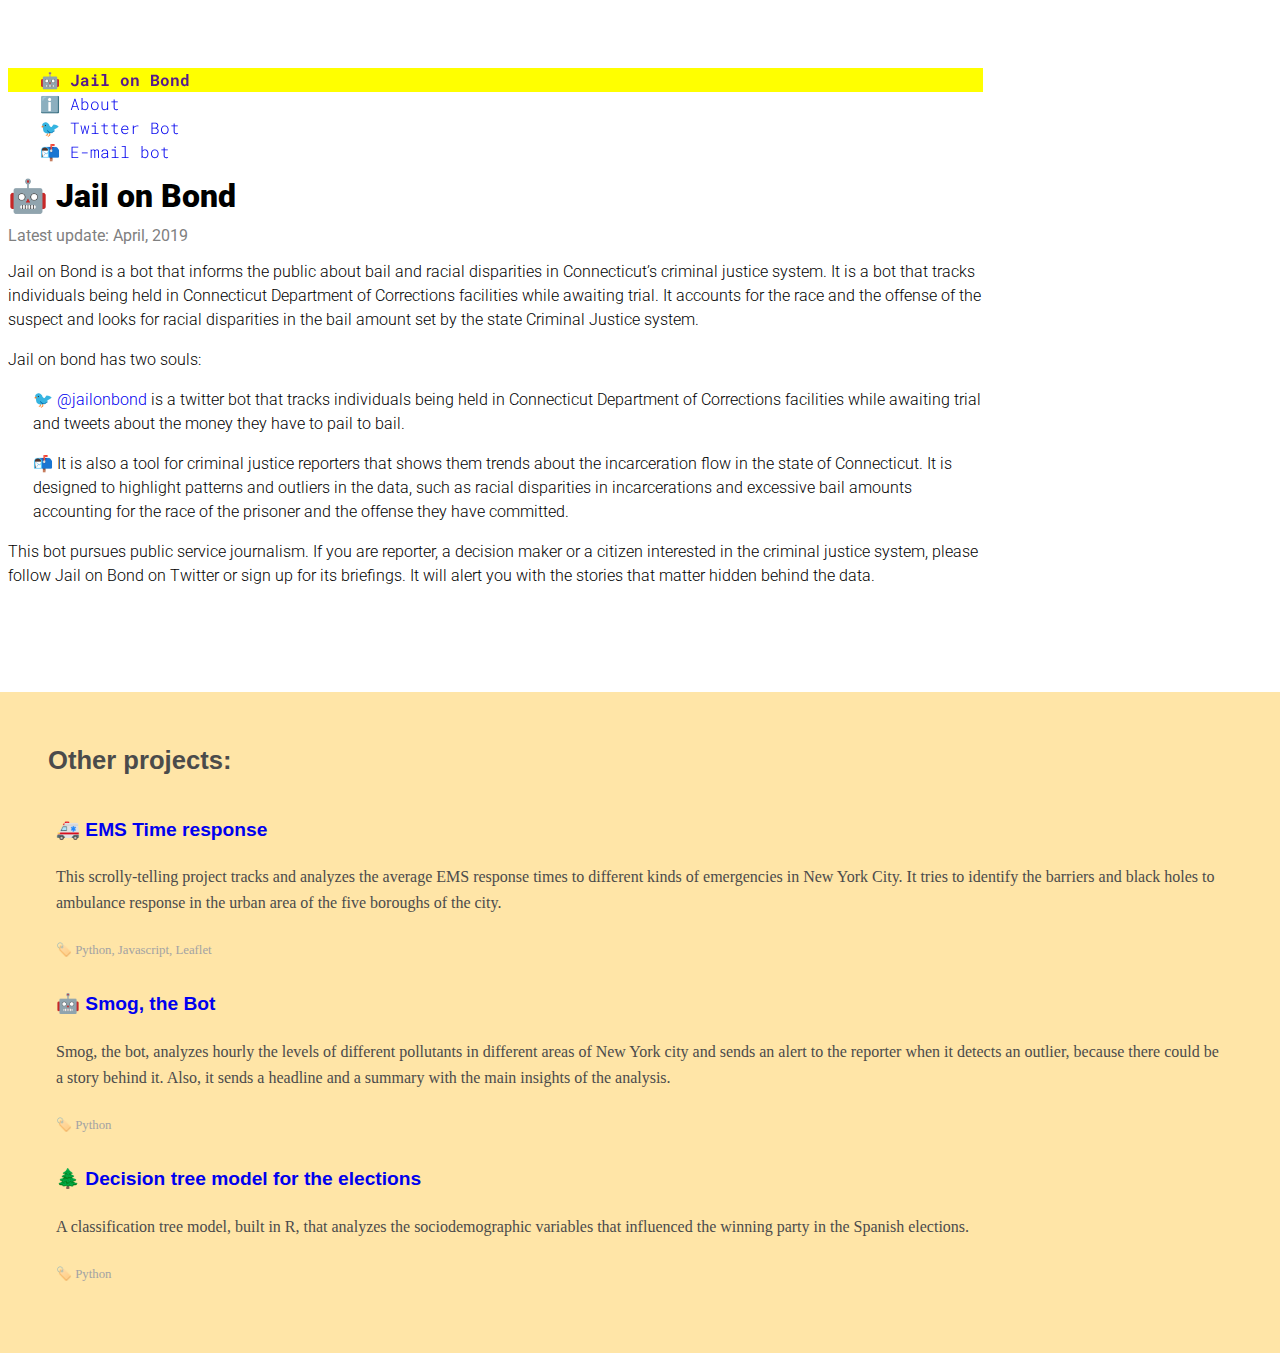
<file: index.html>
<html>
  <head>
    <meta charset="utf-8">
    
     <link rel="shortcut icon" href="https://emojipedia-us.s3.dualstack.us-west-1.amazonaws.com/thumbs/240/apple/198/robot-face_1f916.png" type="image/x-icon" />

    <link href="https://fonts.googleapis.com/css?family=Roboto:300,400" rel="stylesheet">
    
    <link rel="stylesheet" href="https://stackpath.bootstrapcdn.com/bootstrap/4.1.3/css/bootstrap.min.css" integrity="sha384-MCw98/SFnGE8fJT3GXwEOngsV7Zt27NXFoaoApmYm81iuXoPkFOJwJ8ERdknLPMO" crossorigin="anonymous">

    <link href="https://fonts.googleapis.com/css?family=Roboto:300,300i,400,700,900" rel="stylesheet">

    <link rel="stylesheet" type="text/css" href="styles/app.css">
    <script src="https://cdnjs.cloudflare.com/ajax/libs/jquery/3.4.0/jquery.min.js"></script>

    <link href="https://fonts.googleapis.com/css?family=Roboto+Mono:300,400,700" rel="stylesheet">


    <style>

    </style>
    
  </head>
</head>
<body class="light-theme">

  <article class="container">

    <title>Jail on Bond</title>

    <div class="row justify-content-center sidebar" id="sidebar">
    <div class="col-lg-3">
       <div class="affix">
           <div class="selected"><a href="">🤖 Jail on Bond</a></div>
           <div class="not-selected"><a href="about/index.html">ℹ️ About</a></div>
           <div class="not-selected"><a href="twitter/index.html">🐦 Twitter Bot</a></div>
           <div class="not-selected"><a href="email/index.html">📬 E-mail bot</a></div>
        </div>

    </div>

        <div class="col-lg-9">
            
            <h1>🤖 Jail on Bond</h1>

            <p class="date">Latest update: April, 2019</p>
            
            <p>Jail on Bond is a bot that informs the public about bail and racial disparities in Connecticut’s criminal justice system. It is a bot that tracks individuals being held in Connecticut Department of Corrections facilities while awaiting trial. It accounts for the race and the offense of the suspect and looks for racial disparities in the bail amount set by the state Criminal Justice system.</p>

            <p>Jail on bond has two souls:

            <ul>

              <li><p class="indent"> 🐦 <a href="https://twitter.com/jailonbond">@jailonbond</a> is a twitter bot that tracks individuals being held in Connecticut Department of Corrections facilities while awaiting trial and tweets about the money they have to pail to bail. </p></li>

              <li><p class="indent"> 📬 It is also a tool for criminal justice reporters that shows them trends about the incarceration flow in the state of Connecticut. It is designed to highlight patterns and outliers in the data, such as racial disparities in incarcerations and excessive bail amounts accounting for the race of the prisoner and the offense they have committed. </p></li>

            </ul>

            <p>This bot pursues public service journalism. If you are reporter, a decision maker or a citizen interested in the criminal justice system, please follow Jail on Bond on Twitter or sign up for its briefings. It will alert you with the stories that matter hidden behind the data. </p>

      </div>


</article>
  
  <div class="footer-theme" id="footer-theme">
    <div class="row justify-content-center"><!-- headline and intro -->
      <div class="col-lg-10">
                
        <p class="kicker-footer super-font">Other projects:</p>

        <article>
          <p class="headline-footer super-font"> <a href="https://adrianblanco.github.io/projects/ems-response-times/index.html"> 🚑 EMS Time response</a></p>
          <p class="footer-text sub-font">This scrolly-telling project tracks and analyzes the average EMS response times to different kinds of emergencies in New York City.  It tries to identify the barriers and black holes to ambulance response in the urban area of the five boroughs of the city.</p>
          <p class="tag-text sub-font">🏷️ Python, Javascript, Leaflet</p>
        </article>

        <article>
          <p class="headline-footer super-font"><a href="https://adrianblanco.github.io/smogthebot/index.html">🤖 Smog, the Bot </a></p>
          <p class="footer-text sub-font">Smog, the bot, analyzes hourly the levels of different pollutants in different areas of New York city and sends an alert to the reporter when it detects an outlier, because there could be a story behind it. Also, it sends a headline and a summary with the main insights of the analysis. </p>
          <p class="tag-text sub-font">🏷️ Python</p>
        </article>

        <article>
          <p class="headline-footer super-font"><a href="https://github.com/adrianblanco/stats/tree/master/classification-tree-model">🌲 Decision tree model for the elections </a></p>
          <p class="footer-text sub-font">A classification tree model, built in R, that analyzes the sociodemographic variables that influenced the winning party in the Spanish elections.</p>
          <p class="tag-text sub-font">🏷️ Python</p>
        </article>

        
      </div>
    </div>



</div>
</body>

    <script type="text/javascript">

   
</script>
</html>
</file>
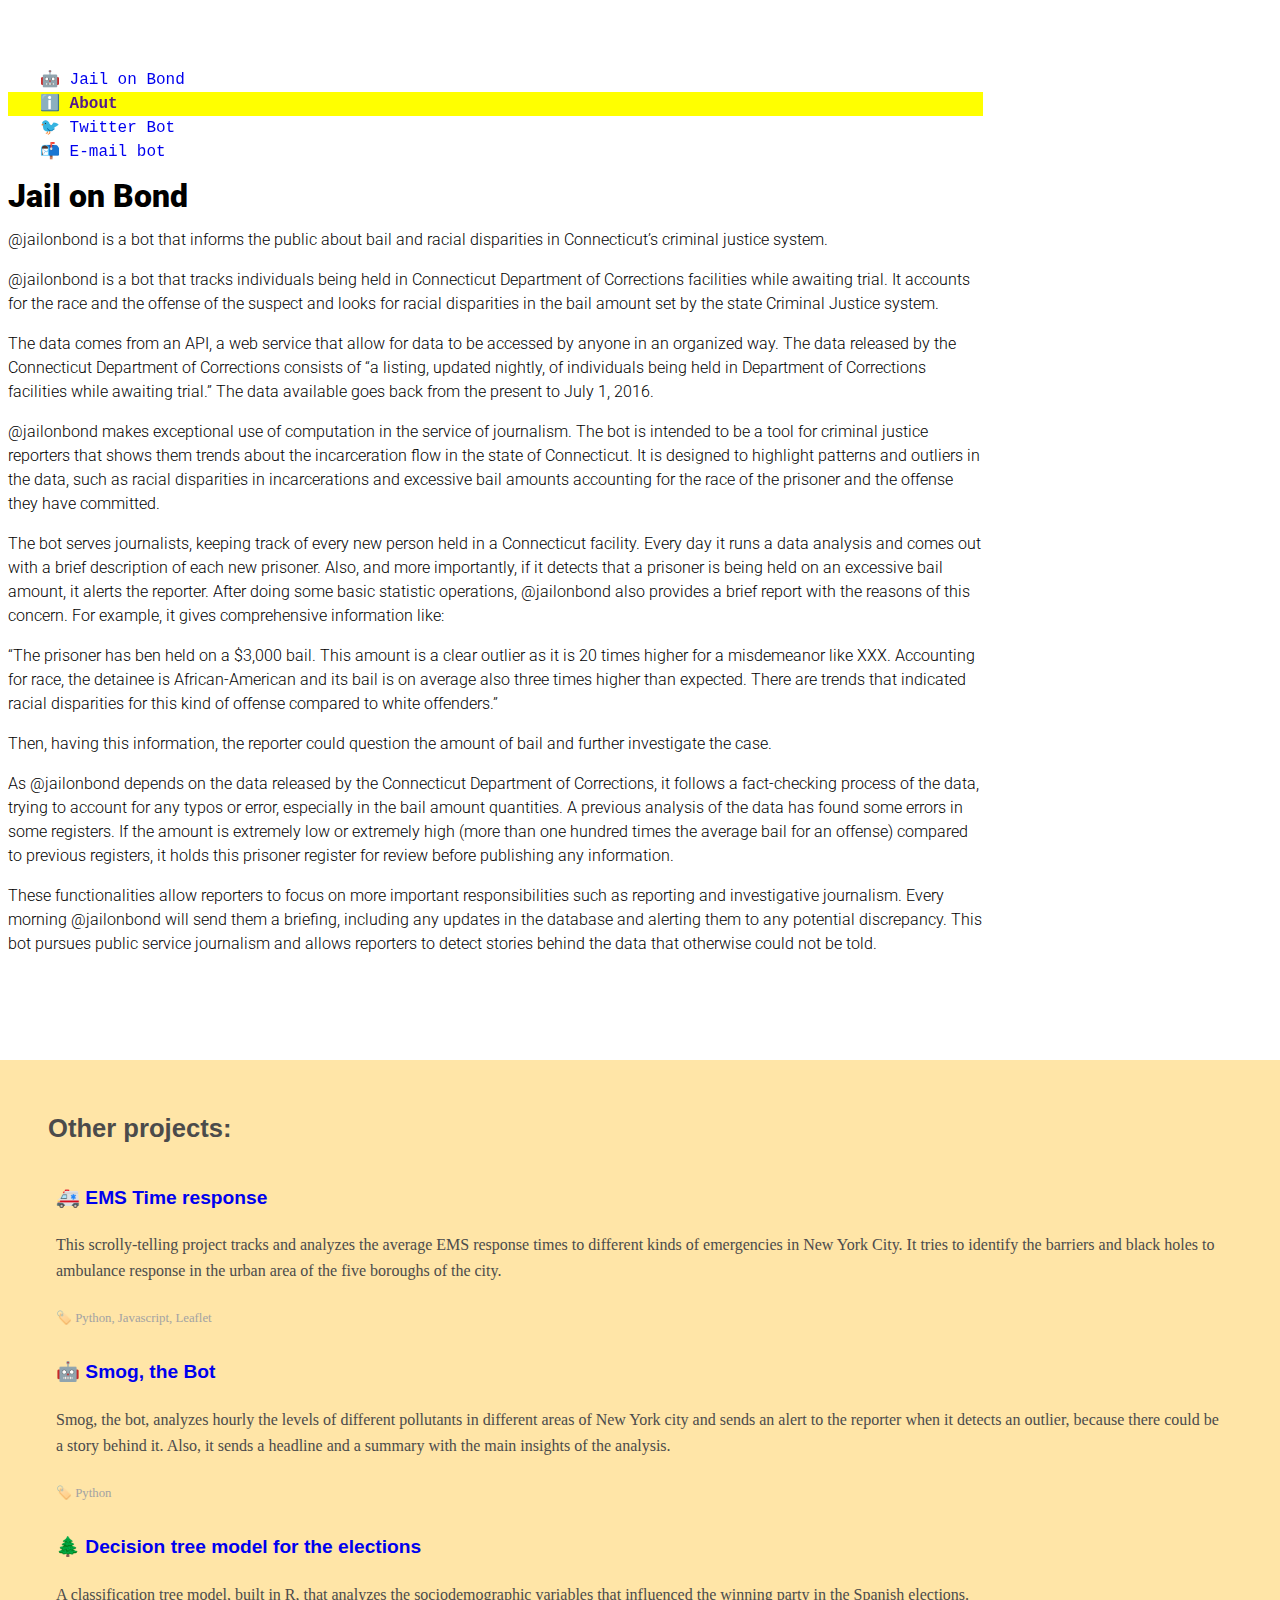
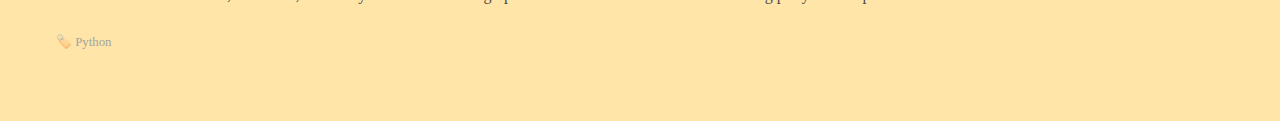
<file: about/index.html>
<html>
  <head>
    <meta charset="utf-8">
    
     <link rel="shortcut icon" href="https://emojipedia-us.s3.dualstack.us-west-1.amazonaws.com/thumbs/240/apple/198/robot-face_1f916.png" type="image/x-icon" />

    <link href="https://fonts.googleapis.com/css?family=Roboto:300,400" rel="stylesheet">
    
    <link rel="stylesheet" href="https://stackpath.bootstrapcdn.com/bootstrap/4.1.3/css/bootstrap.min.css" integrity="sha384-MCw98/SFnGE8fJT3GXwEOngsV7Zt27NXFoaoApmYm81iuXoPkFOJwJ8ERdknLPMO" crossorigin="anonymous">

    <link href="https://fonts.googleapis.com/css?family=Roboto:300,300i,400,700,900" rel="stylesheet">

    <link rel="stylesheet" type="text/css" href="../styles/app.css">
    <script src="https://cdnjs.cloudflare.com/ajax/libs/jquery/3.4.0/jquery.min.js"></script>




    <style>

    </style>
    
  </head>
</head>
<body class="light-theme">

  <title>About</title>

  <article class="container">



    <div class="row justify-content-center sidebar" id="sidebar">
    <div class="col-lg-3">
       <div class="affix">
           <div class="not-selected"><a href="../index.html">🤖 Jail on Bond</a></div>
           <div class="selected"><a href="">ℹ️ About</a></div>
           <div class="not-selected"><a href="../twitter/index.html">🐦 Twitter Bot</a></div>
           <div class="not-selected"><a href="../twitter/index.html">📬 E-mail bot</a></div>
        </div>

    </div>

        <div class="col-lg-9">
            
            <h1>Jail on Bond</h1>

            <p class="date"></p>
            
            <p>@jailonbond is a bot that informs the public about bail and racial disparities in Connecticut’s criminal justice system.</p>

            <p>@jailonbond is a bot that tracks individuals being held in Connecticut Department of Corrections facilities while awaiting trial. It accounts for the race and the offense of the suspect and looks for racial disparities in the bail amount set by the state Criminal Justice system.</p>

            <p>The data comes from an API, a web service that allow for data to be accessed by anyone in an organized way. The data released by the Connecticut Department of Corrections consists of “a listing, updated nightly, of individuals being held in Department of Corrections facilities while awaiting trial.” The data available goes back from the present to July 1, 2016.</p>

            <p>@jailonbond makes exceptional use of computation in the service of journalism. The bot is intended to be a tool for criminal justice reporters that shows them trends about the incarceration flow in the state of Connecticut. It is designed to highlight patterns and outliers in the data, such as racial disparities in incarcerations and excessive bail amounts accounting for the race of the prisoner and the offense they have committed.</p>

            <p>The bot serves journalists, keeping track of every new person held in a Connecticut facility. Every day it runs a data analysis and comes out with a brief description of each new prisoner. Also, and more importantly, if it detects that a prisoner is being held on an excessive bail amount, it alerts the reporter. After doing some basic statistic operations, @jailonbond also provides a brief report with the reasons of this concern. For example, it gives comprehensive information like:</p>

            <p>“The prisoner has ben held on a $3,000 bail. This amount is a clear outlier as it is 20 times higher for a misdemeanor like XXX. Accounting for race, the  detainee is African-American and its bail is on average also three times higher than expected. There are trends that indicated racial disparities for this kind of offense compared to white offenders.”</p>

            <p>Then, having this information, the reporter could question the amount of bail and further investigate the case.</p>

            <p>As @jailonbond depends on the data released by the Connecticut Department of Corrections, it follows a fact-checking process of the data, trying to account for any typos or error, especially in the bail amount quantities. A previous analysis of the data has found some errors in some registers. If the amount is extremely low or extremely high (more than one hundred times the average bail for an offense) compared to previous registers, it holds this prisoner register for review before publishing any information.</p>

            <p>These functionalities allow reporters to focus on more important responsibilities such as reporting and investigative journalism. Every morning @jailonbond will send them a briefing, including any updates in the database and alerting them to any potential discrepancy. This bot pursues public service journalism and allows reporters to detect stories behind the data that otherwise could not be told.</p>

      </div>


</article>
  
  <div class="footer-theme" id="footer-theme">
    <div class="row justify-content-center"><!-- headline and intro -->
      <div class="col-lg-10">
                
        <p class="kicker-footer super-font">Other projects:</p>

        <article>
          <p class="headline-footer super-font"> <a href="https://adrianblanco.github.io/projects/ems-response-times/index.html"> 🚑 EMS Time response</a></p>
          <p class="footer-text sub-font">This scrolly-telling project tracks and analyzes the average EMS response times to different kinds of emergencies in New York City.  It tries to identify the barriers and black holes to ambulance response in the urban area of the five boroughs of the city.</p>
          <p class="tag-text sub-font">🏷️ Python, Javascript, Leaflet</p>
        </article>

        <article>
          <p class="headline-footer super-font"><a href="https://adrianblanco.github.io/smogthebot/index.html">🤖 Smog, the Bot </a></p>
          <p class="footer-text sub-font">Smog, the bot, analyzes hourly the levels of different pollutants in different areas of New York city and sends an alert to the reporter when it detects an outlier, because there could be a story behind it. Also, it sends a headline and a summary with the main insights of the analysis. </p>
          <p class="tag-text sub-font">🏷️ Python</p>
        </article>

        <article>
          <p class="headline-footer super-font"><a href="https://github.com/adrianblanco/stats/tree/master/classification-tree-model">🌲 Decision tree model for the elections </a></p>
          <p class="footer-text sub-font">A classification tree model, built in R, that analyzes the sociodemographic variables that influenced the winning party in the Spanish elections.</p>
          <p class="tag-text sub-font">🏷️ Python</p>
        </article>

        
      </div>
    </div>



</div>
</body>

    <script type="text/javascript">

   
</script>
</html>
</file>
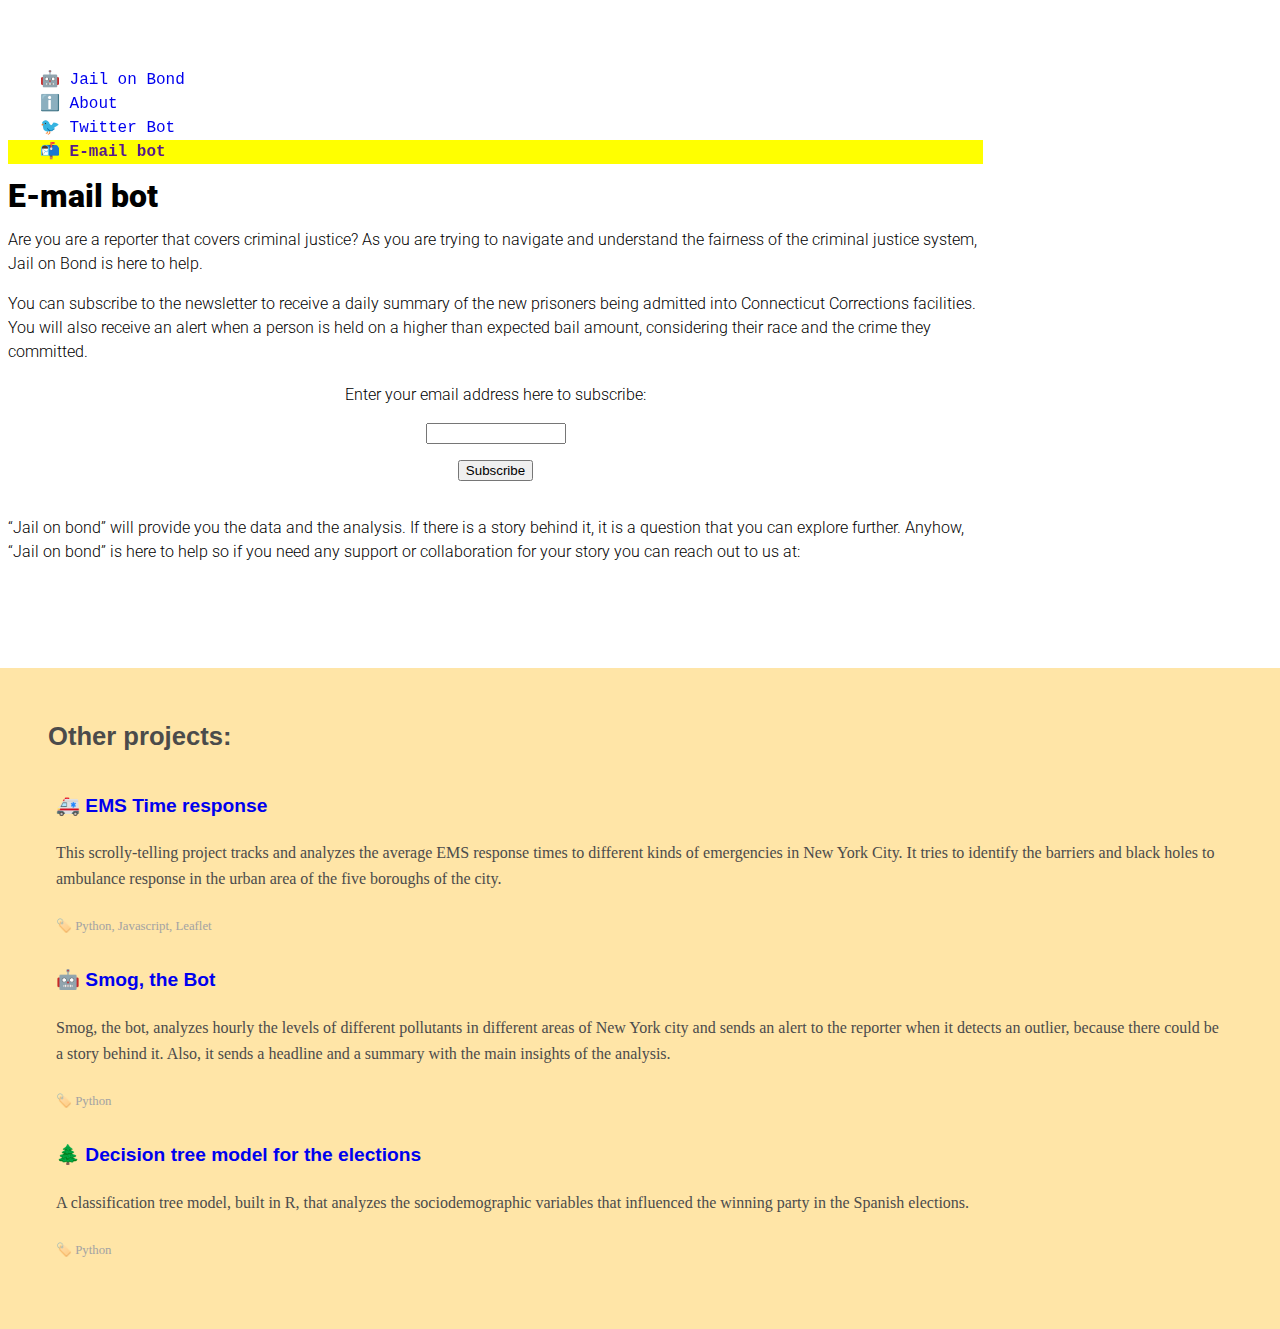
<file: email/index.html>
<html>
  <head>
    <meta charset="utf-8">
    
     <link rel="shortcut icon" href="https://emojipedia-us.s3.dualstack.us-west-1.amazonaws.com/thumbs/240/apple/198/robot-face_1f916.png" type="image/x-icon" />

    <link href="https://fonts.googleapis.com/css?family=Roboto:300,400" rel="stylesheet">
    
    <link rel="stylesheet" href="https://stackpath.bootstrapcdn.com/bootstrap/4.1.3/css/bootstrap.min.css" integrity="sha384-MCw98/SFnGE8fJT3GXwEOngsV7Zt27NXFoaoApmYm81iuXoPkFOJwJ8ERdknLPMO" crossorigin="anonymous">

    <link href="https://fonts.googleapis.com/css?family=Roboto:300,300i,400,700,900" rel="stylesheet">

    <link rel="stylesheet" type="text/css" href="../styles/app.css">
    <script src="https://cdnjs.cloudflare.com/ajax/libs/jquery/3.4.0/jquery.min.js"></script>




    <style>

    </style>
    
  </head>
</head>
<body class="light-theme">

<title>E-mail bot</title>

  <article class="container">



    <div class="row justify-content-center sidebar" id="sidebar">
    <div class="col-lg-3">
       <div class="affix">
           <div class="not-selected"><a href="../index.html">🤖 Jail on Bond</a></div>
           <div class="not-selected"><a href="../about/index.html">ℹ️ About</a></div>
           <div class="not-selected"><a href="../twitter/index.html">🐦 Twitter Bot</a></div>
           <div class="selected"><a href="">📬 E-mail bot</a></div>
        </div>

    </div>

        <div class="col-lg-9">
            
            <h1>E-mail bot</h1>

            <p></p>
            
            <p>Are you are a reporter that covers criminal justice? As you are trying to navigate and understand the fairness of the criminal justice system, Jail on Bond is here to help.

            <p>You can subscribe to the newsletter to receive a daily summary of the new prisoners being admitted into Connecticut Corrections facilities. You will also receive an alert when a person is held on a higher than expected bail amount, considering their race and the crime they committed. </p>

            <p><form style="padding:3px;text-align:center;" action="https://tinyletter.com/jailonbond" method="post" target="popupwindow" onsubmit="window.open('https://tinyletter.com/jailonbond', 'popupwindow', 'scrollbars=yes,width=800,height=800');return true"><p><label for="tlemail">Enter your email address here to subscribe:</label></p><p><input type="text" style="width:140px" name="email" id="tlemail" /></p><input type="hidden" value="1" name="embed"/><input type="submit" value="Subscribe" /><p></p></form></p>

            <p>“Jail on bond” will provide you the data and the analysis. If there is a story behind it, it is a question that you can explore further. Anyhow, “Jail on bond” is here to help so if you need any support or collaboration for your story you can reach out to us at: </p>

             
         

      </div>


</article>
  
  <div class="footer-theme" id="footer-theme">
    <div class="row justify-content-center"><!-- headline and intro -->
      <div class="col-lg-10">
                
        <p class="kicker-footer super-font">Other projects:</p>

        <article>
          <p class="headline-footer super-font"> <a href="https://adrianblanco.github.io/projects/ems-response-times/index.html"> 🚑 EMS Time response</a></p>
          <p class="footer-text sub-font">This scrolly-telling project tracks and analyzes the average EMS response times to different kinds of emergencies in New York City.  It tries to identify the barriers and black holes to ambulance response in the urban area of the five boroughs of the city.</p>
          <p class="tag-text sub-font">🏷️ Python, Javascript, Leaflet</p>
        </article>

        <article>
          <p class="headline-footer super-font"><a href="https://adrianblanco.github.io/smogthebot/index.html">🤖 Smog, the Bot </a></p>
          <p class="footer-text sub-font">Smog, the bot, analyzes hourly the levels of different pollutants in different areas of New York city and sends an alert to the reporter when it detects an outlier, because there could be a story behind it. Also, it sends a headline and a summary with the main insights of the analysis. </p>
          <p class="tag-text sub-font">🏷️ Python</p>
        </article>

        <article>
          <p class="headline-footer super-font"><a href="https://github.com/adrianblanco/stats/tree/master/classification-tree-model">🌲 Decision tree model for the elections </a></p>
          <p class="footer-text sub-font">A classification tree model, built in R, that analyzes the sociodemographic variables that influenced the winning party in the Spanish elections.</p>
          <p class="tag-text sub-font">🏷️ Python</p>
        </article>

        
      </div>
    </div>



</div>
</body>

    <script type="text/javascript">

   
</script>
</html>
</file>
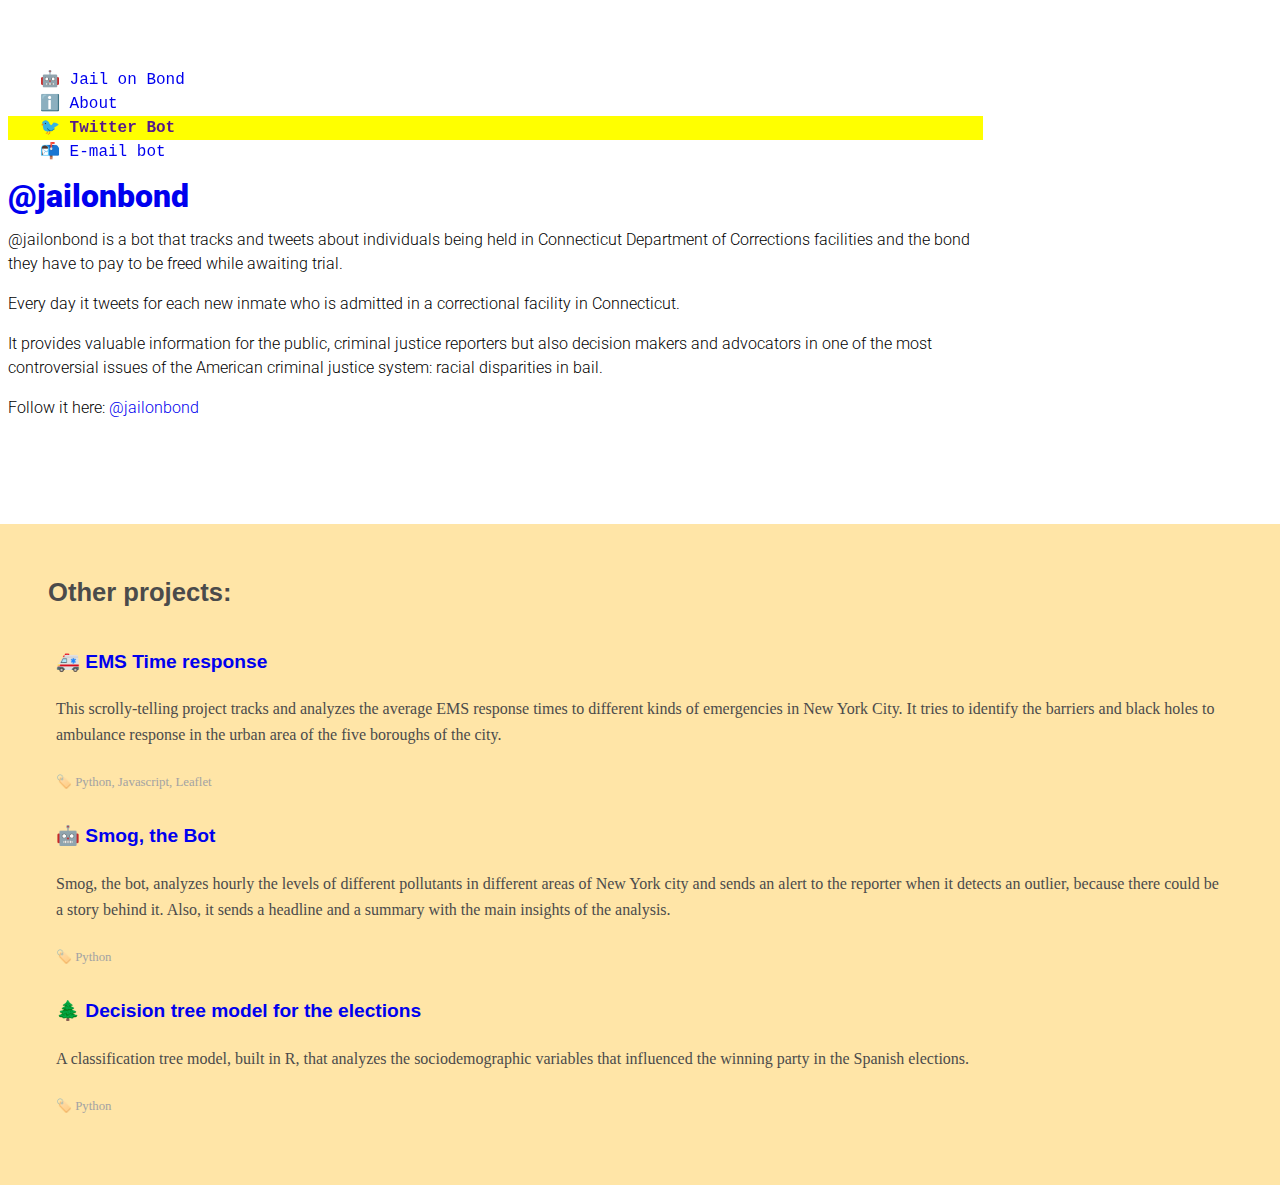
<file: twitter/index.html>
<html>
  <head>
    <meta charset="utf-8">
    
     <link rel="shortcut icon" href="https://emojipedia-us.s3.dualstack.us-west-1.amazonaws.com/thumbs/240/apple/198/robot-face_1f916.png" type="image/x-icon" />

    <link href="https://fonts.googleapis.com/css?family=Roboto:300,400" rel="stylesheet">
    
    <link rel="stylesheet" href="https://stackpath.bootstrapcdn.com/bootstrap/4.1.3/css/bootstrap.min.css" integrity="sha384-MCw98/SFnGE8fJT3GXwEOngsV7Zt27NXFoaoApmYm81iuXoPkFOJwJ8ERdknLPMO" crossorigin="anonymous">

    <link href="https://fonts.googleapis.com/css?family=Roboto:300,300i,400,700,900" rel="stylesheet">

    <link rel="stylesheet" type="text/css" href="../styles/app.css">
    <script src="https://cdnjs.cloudflare.com/ajax/libs/jquery/3.4.0/jquery.min.js"></script>




    <style>

    </style>
    
  </head>
</head>
<body class="light-theme">

  <title>Twitter bot</title>

  <article class="container">



    <div class="row justify-content-center sidebar" id="sidebar">
    <div class="col-lg-3">
       <div class="affix">
           <div class="not-selected"><a href="../index.html">🤖 Jail on Bond</a></div>
           <div class="not-selected"><a href="../about/index.html">ℹ️ About</a></div>
           <div class="selected"><a href="">🐦 Twitter Bot</a></div>
           <div class="not-selected"><a href="../email/index.html">📬 E-mail bot</a></div>
        </div>

    </div>

        <div class="col-lg-9">
            
            <h1>  <a href="https://twitter.com/jailonbond" target="_blank">@jailonbond</a> </h1>

            <p class="date"></p>
            
            <p>@jailonbond is a bot that tracks and tweets about individuals being held in Connecticut Department of Corrections facilities and the bond they have to pay to be freed while awaiting trial.</p>

            <p>Every day it tweets for each new inmate who is admitted in a correctional facility in Connecticut.</p>

            <p>It provides valuable information for the public, criminal justice reporters but also decision makers and advocators in one of the most controversial issues of the American criminal justice system: racial disparities in bail.</p>

            <p>Follow it here: <a href="https://twitter.com/jailonbond" target="_blank">@jailonbond</a> </p>

            <p></p>
            
            <p></p>

            <p></p>

            <p></p>

            <p></p>

      </div>


</article>
  
  <div class="footer-theme" id="footer-theme">
    <div class="row justify-content-center"><!-- headline and intro -->
      <div class="col-lg-10">
                
        <p class="kicker-footer super-font">Other projects:</p>

        <article>
          <p class="headline-footer super-font"> <a href="https://adrianblanco.github.io/projects/ems-response-times/index.html"> 🚑 EMS Time response</a></p>
          <p class="footer-text sub-font">This scrolly-telling project tracks and analyzes the average EMS response times to different kinds of emergencies in New York City.  It tries to identify the barriers and black holes to ambulance response in the urban area of the five boroughs of the city.</p>
          <p class="tag-text sub-font">🏷️ Python, Javascript, Leaflet</p>
        </article>

        <article>
          <p class="headline-footer super-font"><a href="https://adrianblanco.github.io/smogthebot/index.html">🤖 Smog, the Bot </a></p>
          <p class="footer-text sub-font">Smog, the bot, analyzes hourly the levels of different pollutants in different areas of New York city and sends an alert to the reporter when it detects an outlier, because there could be a story behind it. Also, it sends a headline and a summary with the main insights of the analysis. </p>
          <p class="tag-text sub-font">🏷️ Python</p>
        </article>

        <article>
          <p class="headline-footer super-font"><a href="https://github.com/adrianblanco/stats/tree/master/classification-tree-model">🌲 Decision tree model for the elections </a></p>
          <p class="footer-text sub-font">A classification tree model, built in R, that analyzes the sociodemographic variables that influenced the winning party in the Spanish elections.</p>
          <p class="tag-text sub-font">🏷️ Python</p>
        </article>

        
      </div>
    </div>



</div>
</body>

    <script type="text/javascript">

   
</script>
</html>
</file>
<file: styles/app.css>
/* http://meyerweb.com/eric/tools/css/reset/ 
   v2.0 | 20110126
   License: none (public domain)
*/

html, body, div, span, applet, object, iframe,
h1, h2, h3, h4, h5, h6, p, blockquote, pre,
a, abbr, acronym, address, big, cite, code,
del, dfn, em, img, ins, kbd, q, s, samp,
small, strike, /* strong,*/ sub, sup, tt, var,
b, u, i, center,
dl, dt, dd, ol, ul, li,
fieldset, form, label, legend,
table, caption, tbody, tfoot, thead, tr, th, td,
article, aside, canvas, details, embed, 
figure, figcaption, footer, header, hgroup, 
menu, nav, output, ruby, section, summary,
time, mark, audio, video {
    margin: 0;
    padding: 0;
    border: 0;
    font-size: 100%;
    font: inherit;
    vertical-align: baseline;
}
/* HTML5 display-role reset for older browsers */
article, aside, details, figcaption, figure, 
footer, header, hgroup, menu, nav, section {
    display: block;
}
body {
    line-height: 1;
}
ol, ul {
    list-style: none;
}
blockquote, q {
    quotes: none;
}
blockquote:before, blockquote:after,
q:before, q:after {
    content: '';
    content: none;
}
table {
    border-collapse: collapse;
    border-spacing: 0;
}

/* ================== */


body {
  font-size: 16px;
  font-family: Arial, Helvetica, sans-serif;
  padding-top: 60px;
  margin: auto;
}

h1 {
  font-family: 'Roboto', sans-serif;
  font-weight: 900;
  line-height: 1em;
  font-size: 2em;
  text-align: left;

}

p {
    margin-bottom: 1em;
    font-family: 'Roboto', sans-serif;
    font-weight: 300;
    line-height: 1.5em;
}

article {
    padding: 0.5rem;
}

img {
    margin: 1rem;
}

h3 { 
    margin-top: 3rem; 
    margin-bottom: 1rem;
}

/* choose a light or dark theme to add to the body tag. */
.dark-theme {
    background-color: #181414;
    color: #fcfbfb;
}
.light-theme {
    background-color: white;
    color: black;
}
.footer-theme {
    background-color: #ffe5a7;
    color: #000000;
    padding: 3rem;
    margin-top: 5rem;
}

.container {
        max-width: 975px;
}

.selected {
  background-color: yellow;
  font-family: 'Roboto Mono', monospace;
  font-weight: 900;
    padding-left: 2em;
  padding-right: 2em;
}

.not-selected {
  font-family: 'Roboto Mono', monospace;
  padding-left: 2em;
  padding-right: 2em;
  }
/* ******** */

.image {
    width: 100%;
}

.text-pad{
  padding-left: 12%;
  padding-right: 12%;
  padding-bottom: 1rem;
}

.header-pad{
  padding-left: 8%;
  padding-right: 8%;
  margin-bottom: 2.5rem;
}

.info {
  height: 100px;
  background: #fffad6;
  font-family: 'Roboto', sans-serif;
  font-weight: 300;
  font-size: 0.9em;
  color: grey;
  padding: 0.5em 0;
  vertical-align: center;
}

.info-pad {
  /** position: absolute; **/
  height: 100px;
  background: #fffad6;
  font-family: 'Roboto', sans-serif;
  font-weight: 300;
  font-size: 0.9em;
  padding: 0.5em 0;
  vertical-align: center;
  color: grey;
}

.col-lg-10 {
    padding: 0;
}

/*
super-font
.headline
.kicker
.subhead
.label
.label-text
.credit

sub-font
.date
.body-text
.note
*/



.super-font {
    font-family: 'Roboto Condensed', sans-serif;
}
.sub-font {
    font-family: 'Lora', serif;
}

.headline {
    font-size: 2.2rem;
    line-height: 1.1;
    margin-bottom: 0.25rem;
    margin-top: 1rem;
    font-weight: 700;
    text-align: center;
}

.headline-text {
    font-size: 1.5rem;
    font-weight: 700;
    line-height: 1.6;
}

.kicker-footer {
    color: #4b4b4b;
    font-size: 1.6rem;
    font-weight: 700;
    line-height: 1.6;
}

.headline-footer {
    color: #4b4b4b;
    font-size: 1.2rem;
    font-weight: 700;
    line-height: 1.6;
}

.body-text {
    font-size: 1.25rem;
    line-height: 1.6;
    /* margin-top: 1.5rem; */
}

.footer-text {
    font-size: 1rem;
    line-height: 1.6;
    color: #4b4b4b;
}

.tag-text {
    font-size: 0.8rem;
    color: #a3a3a3;
    padding-top: 0.6rem;
    /* margin-top: 1.5rem; */
}

.kicker {
    font-size: 1.2rem;
    line-height: 1;
    margin-bottom: 0.5rem;
    margin-top: 1rem;
    font-weight: 300;
    text-align: center;
}

.indent {
  padding-left: 25px;
}

.credit  {
    font-size: 0.8rem;
    line-height: 0.75;
    margin-top: 2rem;
    font-weight: 400;
    text-align: center;
    color: grey;
}

.quote  {
    font-size: 0.9rem;
    padding-bottom: 1rem;
    line-height: 1.2;
    font-weight: 400;
    text-align: center;
    color: grey;
}

.quote-attribution  {
    font-size: 0.8rem;
    padding-bottom: 0.4rem;
    line-height: 1.1;
    font-weight: 400;
    color: grey;
    text-align: center;
}

.quote-graph {
    margin-bottom: 1em; 
}

.date {
    font-size: 1em;
    line-height: 1;
    margin-top: 1em;
    font-weight: 400;
    text-align: left;
    color: grey;

}

.subhead {
    font-size: 2rem;
    line-height: 0.9;
    margin-bottom: 0.5rem;
    margin-top: 1.5rem;
    font-weight: 700;
}

.label {
    font-size: 1.25rem;
    line-height: 1.25;
    margin-top: 2rem;
    margin-bottom: 0.5rem;
    font-weight: 700;
}

.label-text {
    font-size: 1.25rem;
    line-height: 1.25;
    margin-bottom: 0.5rem;
    font-weight: 400;
}

.note {
    font-size: 0.85rem;
    line-height: 1.5;
    margin-top: 0.5rem;
    margin-bottom: 1.25rem;
    font-weight: 400;
}
.caption  {
    font-size: 1rem;
    line-height: 1.2;
    margin-top: 0.5rem;
    margin-bottom: 2rem;
    font-weight: 400;
}

.other-stories {
    background-color: lightblue;
}

.dem {
  color: #536E95;
  font-weight: 700;
}

.rep {
  color: #E00D3E;
  font-weight: 700;
}



.sticky {
  position: -webkit-sticky;
  position: sticky;
  top: 0;
}

.sidebar {

}

a:link {
  text-decoration: none;
}

a:visited {
  text-decoration: none;
}

a:hover {
  text-decoration: none;
}

a:active {
  text-decoration: none;
}

.affix {
      top: 4.5em;
      /*z-index: 9999 !important;*/
      position: sticky;
      line-height: 1.2em;
      margin-bottom: 1em;
    font-family: 'Roboto', sans-serif;
    font-weight: 300;
    line-height: 1.5em;
  }

/** Review **/

      svg { 
        display: block;
        margin: 0 auto;
      }

      .graticule {
        fill: none;
        stroke: #777;
        stroke-width: .5px;
        stroke-opacity: .5;
      }
     

      .axis line, .axis path {
        stroke-width: 0.5;
        stroke: #999;
      }
</file>
